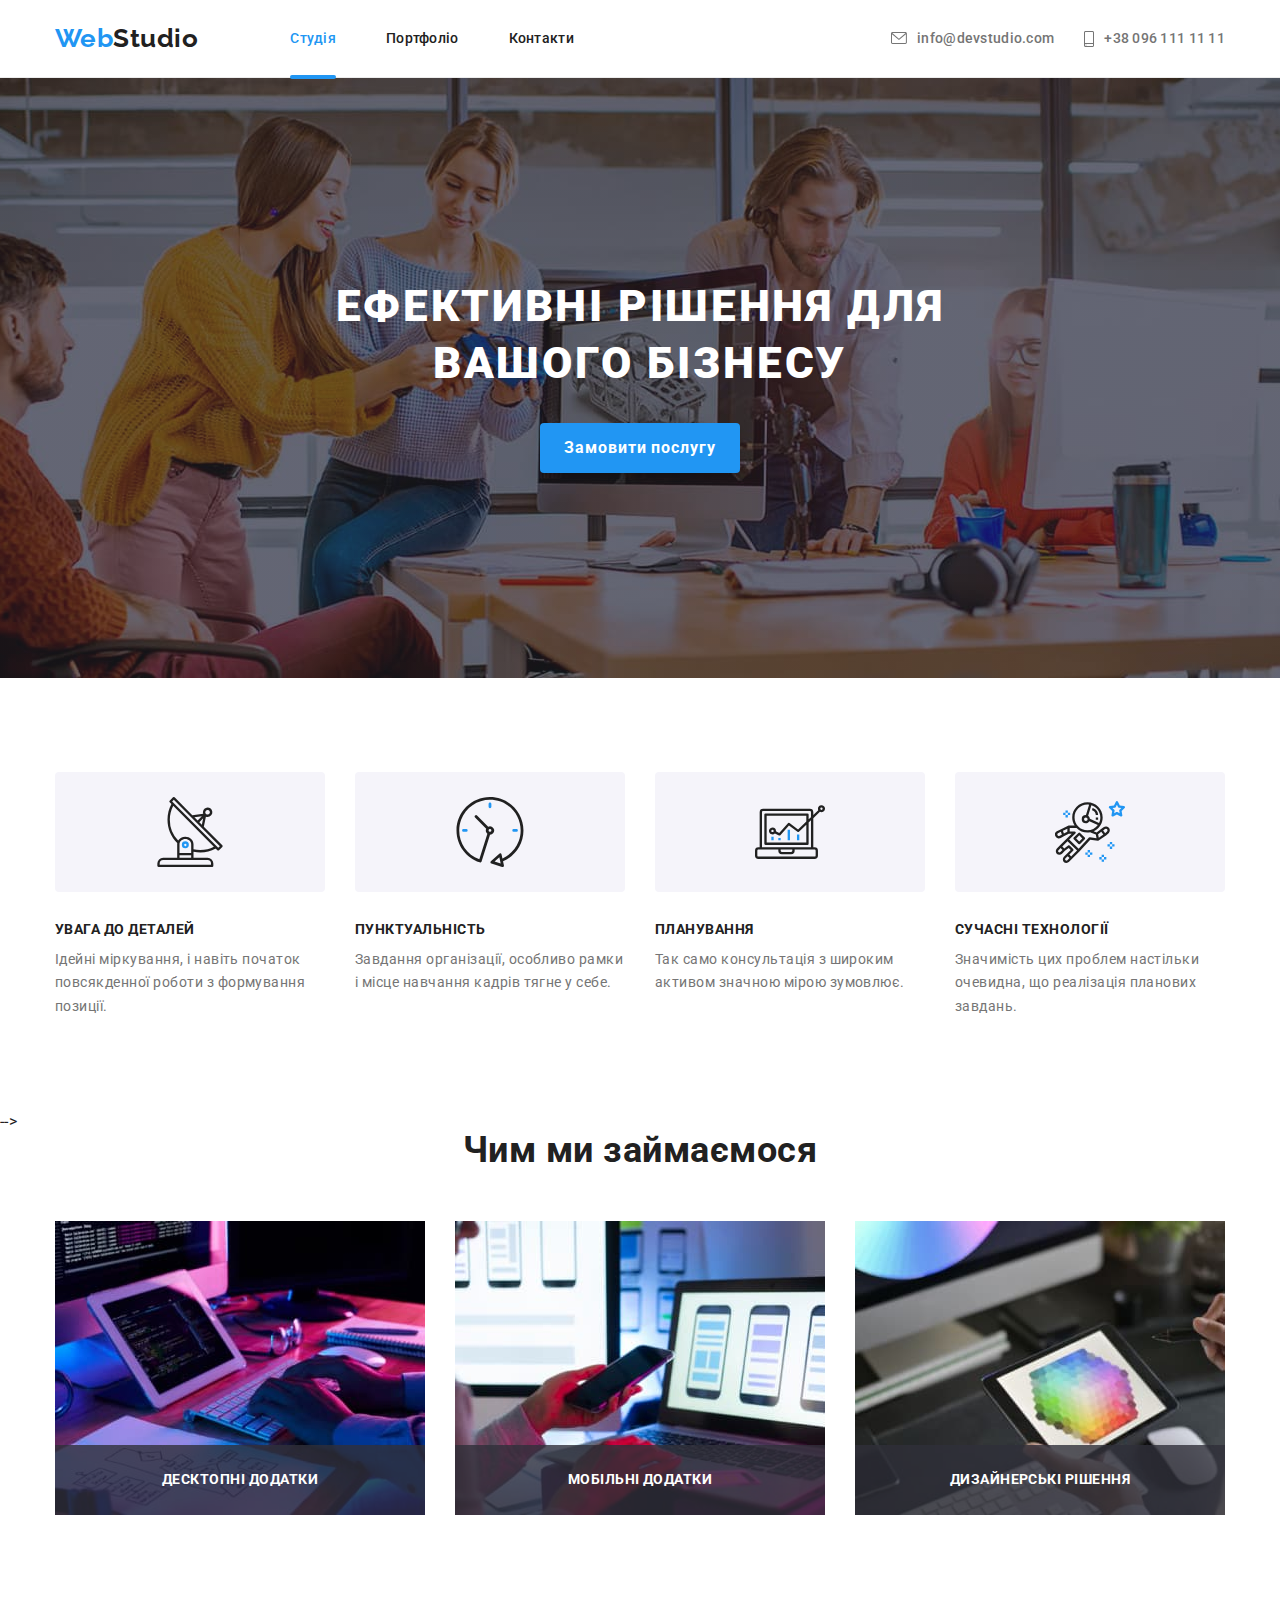
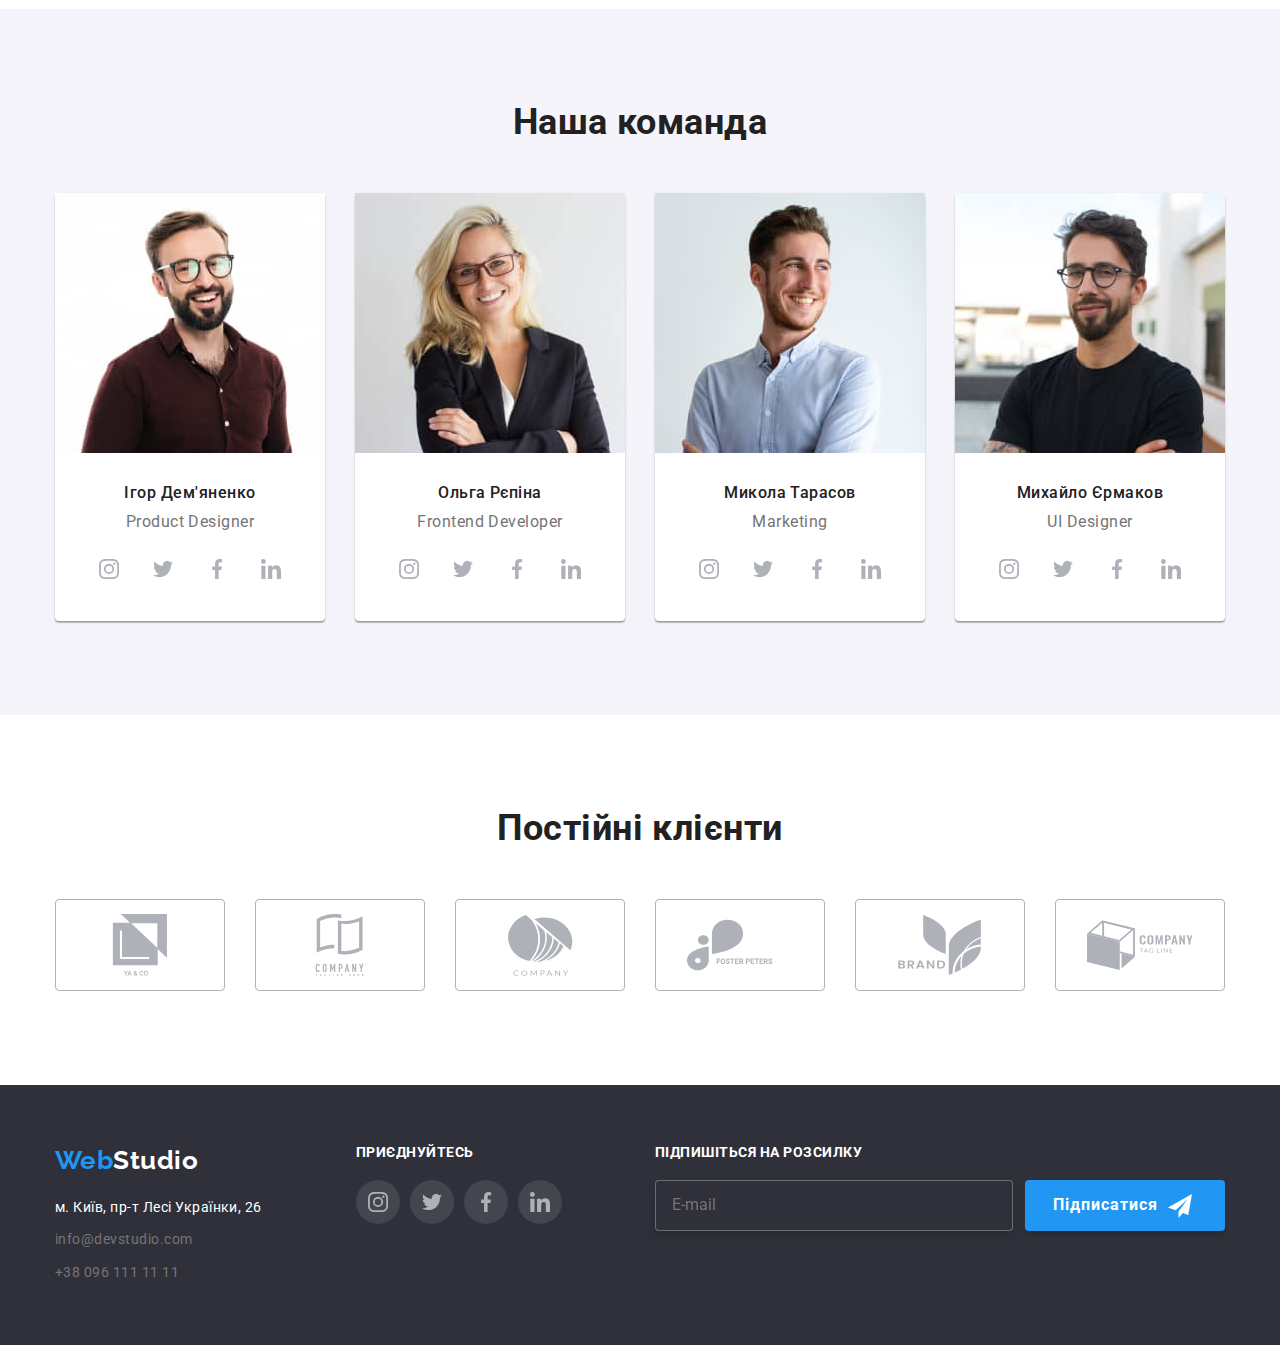
<file: index.html>
<!DOCTYPE html>
<html lang="uk">

<head>
  <meta charset="UTF-8">
  <meta http-equiv="X-UA-Compatible" content="IE=edge">
  <meta name="viewport" content="width=device-width, initial-scale=1.0">
  <title>Document</title>
  <link rel="preconnect" href="https://fonts.googleapis.com">
  <link rel="preconnect" href="https://fonts.gstatic.com" crossorigin>
  <link href="https://fonts.googleapis.com/css2?family=Raleway:wght@700&family=Roboto:wght@400;500;700;900&display=swap"
    rel="stylesheet">
  <link rel="stylesheet" href="./css/main.min.css">
</head>

<body>
  <header class="page-header">
    <div class="container-centering container-centering--header">
      <a href="./index.html" lang="en" class="logo"><span class="logo__text">Web</span>Studio</a>
      <button type="button" class="button-menu" data-menu-open>
        <svg class="icon-menu" width="40px" height="40px">
          <use href="./image/symbol-defs.svg#icon-menu_40px"></use>
        </svg>
      </button>
      <div class="modile-menu is-hidden" data-menu>
        <div class="container-flex">
          <button class="modile-menu__close" data-menu-close>
            <svg class="modile-menu__icon" width="40px" height="40px">
              <use href="./image/symbol-defs.svg#icon-close-black"></use>
            </svg>
          </button>
          <ul class="menu-list">
            <li class="menu-list__item">
              <a class="menu-list__link menu-list__link--studio" href="./index.html">Студія</a>
            </li>
            <li class="menu-list__item">
              <a class="menu-list__link" href="./portfolio.html">Портфоліо</a>
            </li>
            <li class="menu-list__item">
              <a class="menu-list__link" href="#">Контакти</a>
            </li>
          </ul>
        </div>
        <div>
          <ul class="lict-contacts">
            <li class="lict-contacts__item">
              <a class="lict-contacts__link" href="tel:+380961111111">+38 096 111 11 11</a>
            </li>
            <li class="lict-contacts__item">
              <a class="lict-contacts__link lict-contacts__link--mail"
                href="mailto:info@devstudio.com">info@devstudio.com</a>
            </li>
          </ul>
          <ul class="social-list">
            <li class="social-list__item">
              <a class="social-list__link" href="https://instagram.com">Instagram</a>
            </li>
            <li class="social-list__item">
              <a class="social-list__link" href="https://twitter.com">Twitter</a>
            </li>
            <li class="social-list__item">
              <a class="social-list__link" href="https://facebook.com">Facebook</a>
            </li>
            <li class="social-list__item">
              <a class="social-list__link" href="https://linkedin.com">LinkedIn</a>
            </li>
          </ul>
        </div>
      </div>
      <nav>
        <ul class="nav">
          <li class="nav__item nav__item--index">
            <a class="nav__link nav__link--studio" href="./index.html">Студія</a>
          </li>
          <li class="nav__item nav__item--porfolio">
            <a class="nav__link" href="./portfolio.html">Портфоліо</a>
          </li>
          <li class="nav__item">
            <a class="nav__link" href="#">Контакти</a>
          </li>
        </ul>
      </nav>
      <ul class="list-contacts">
        <li class="contacts-item__mail">
          <a class="contacts-item__link" href="mailto:info@devstudio.com">
            <svg class="contacts-item__icon contacts-item__icon--envelope">
              <use href="./image/symbol-defs.svg#icon-envelope"></use>
            </svg>info@devstudio.com
          </a>
        </li>
        <li class="contacts-item__tel">
          <a class="contacts-item__link" href="tel:+380961111111">
            <svg class="contacts-item__icon contacts-item__icon--smartphone">
              <use href="./image/symbol-defs.svg#icon-smartphone"></use>
            </svg>+38 096 111 11 11</a>
        </li>
      </ul>
    </div>
  </header>
  <main>
    <!--Замовити послугу-->
    <section class="section-hero">
      <h1 class="section-hero__title">Ефективні рішення для вашого бізнесу</h1>
      <button data-modal-open type="button" class="section-hero__button">Замовити послугу</button>
    </section>
    <!--Особливості-->
    <section class="section-advantages section ">
      <div class="container-centering">
        <h2 class="visually-hidden">Особливості</h2>
        <ul class="advantages-list">
          <li class="advantages-list__item">
            <div class="box-icon">
              <svg class="advantages-list__icon">
                <use href="./image/symbol-defs.svg#icon-antenna">
                </use>
              </svg>
            </div>
            <h3 class="advantages-list__title">Увага до деталей</h3>
            <p class="advantages-list__text">
              Ідейні міркування, і навіть початок повсякденної роботи з
              формування позиції.
            </p>
          </li>
          <li class="advantages-list__item">
            <div class="box-icon">
              <svg class="advantages-list__icon">
                <use href="./image/symbol-defs.svg#icon-clock">
                </use>
              </svg>
            </div>
            <h3 class="advantages-list__title">Пунктуальність</h3>
            <p class="advantages-list__text">
              Завдання організації, особливо рамки і місце навчання кадрів тягне
              у себе.
            </p>
          </li>
          <li class="advantages-list__item">
            <div class="box-icon">
              <svg class="advantages-list__icon">
                <use href="./image/symbol-defs.svg#icon-diagram">
                </use>
              </svg>
            </div>
            <h3 class="advantages-list__title">Планування</h3>
            <p class="advantages-list__text">
              Так само консультація з широким активом значною мірою зумовлює.
            </p>
          </li>
          <li class="advantages-list__item">
            <div class="box-icon">
              <svg class="advantages-list__icon">
                <use href="./image/symbol-defs.svg#icon-astronaut">
                </use>
              </svg>
            </div>
            <h3 class="advantages-list__title">Cучасні технології</h3>
            <p class="advantages-list__text">
              Значимість цих проблем настільки очевидна, що реалізація планових завдань.
            </p>
          </li>
        </ul>
      </div>
    </section> -->
    <!--Чим займаємось-->
    <section class="section-direction section">
      <div class="container-centering">
        <h2 class="section-direction__title">Чим ми займаємося</h2>
        <ul class="direction-list">
          <li class="direction-list__item">
            <div class="direction-thumb">
              <picture>
                <source srcset="./image/img1.jpg 1x,
                ./image/desktop@x2.jpg 2x">
                <img src="./image/img1.jpg" alt="Людина пише код" width="370">
              </picture>
              <h2 class="direction-list__title">Десктопні додатки</h2>
            </div>
          </li>
          <li class="direction-list__item">
            <div class="direction-thumb">
              <picture>
                <source srcset="./image/img2.jpg 1x,
                ./image/mobile@x2.jpg 2x">
                <img src="./image/img2.jpg" alt="Людина пише код" width="370">
              </picture>
              <h2 class="direction-list__title">Мобільні додатки</h2>
            </div>
          </li>
          <li class="direction-list__item">
            <div class="direction-thumb">
              <picture>
                <source srcset="./image/img3.jpg 1x,
                ./image/dizain@x2.jpg 2x">
                <img src="./image/img3.jpg" alt="Людина пише код" width="370">
              </picture>
              <h2 class="direction-list__title">Дизайнерські рішення</h2>
            </div>
          </li>
        </ul>
      </div>
    </section>
    <!--Команда-->
    <section class="section-team section">
      <h2 class="section-team__title">Наша команда</h2>
      <div class="container-centering">
        <ul class="team-list">
          <li class="team-list__item">
            <picture>
              <source srcset="./image/igor270.jpg 1x,
              ./image/igor270@2x.jpg 2x" media="(min-width: 1200px)">
              <source srcset="./image/igor354.jpg 1x,
              ./image/igor354@2x.jpg 2x" media="(min-width: 768px)">
              <source srcset="./image/igor450.jpg 1x, 
              ./image/igor450@2x.jpg 2x ">
              <img src="./image/igor450.jpg" alt="Фото Ігор Дем'яненко">
            </picture>
            <h3 class="team-list__title">Ігор Дем'яненко</h3>
            <p class="team-list__text" lang="en">Product Designer</p>
            <ul class="list-social">
              <li class="list-social__item">
                <a class="list-social__link" aria-label="instagram" href="#">
                  <svg class="list-social__icon">
                    <use href="./image/symbol-defs.svg#icon-instagram"></use>
                  </svg>
                </a>
              </li>
              <li class="list-social__item">
                <a class="list-social__link" aria-label="twitter" href="#">
                  <svg class="list-social__icon">
                    <use href="./image/symbol-defs.svg#icon-twitter"></use>
                  </svg>
                </a>
              </li>
              <li class="list-social__item">
                <a class="list-social__link" aria-label="facebook" href="#">
                  <svg class="list-social__icon">
                    <use href="./image/symbol-defs.svg#icon-facebook"></use>
                  </svg>
                </a>
              </li>
              <li class="list-social__item">
                <a class="list-social__link" aria-label="linkedin" href="#">
                  <svg class="list-social__icon">
                    <use href="./image/symbol-defs.svg#icon-linkedin"></use>
                  </svg>
                </a>
              </li>
            </ul>
          </li>
          <li class="team-list__item">
            <picture>
              <source srcset="./image/olga270.jpg 1x,
              ./image/olga270@2x.jpg 2x" media="(min-width: 1200px)">
              <source srcset="./image/olga354.jpg 1x,
              ./image/olga354@2x.jpg 2x" media="(min-width: 768px)">
              <source srcset="./image/olga450.jpg 1x, 
              ./image/olga450@2x.jpg 2x" media="(min-width: 320px)">
              <img src="./image/olga450.jpg" alt="Фото Ольга Рєпіна">
            </picture>
            <h3 class="team-list__title">Ольга Рєпіна</h3>
            <p class="team-list__text" lang="en">Frontend Developer</p>
            <ul class="list-social">
              <li class="list-social__item">
                <a class="list-social__link" aria-label="instagram" href="#">
                  <svg class="list-social__icon">
                    <use href="./image/symbol-defs.svg#icon-instagram"></use>
                  </svg>
                </a>
              </li>
              <li class="list-social__item">
                <a class="list-social__link" aria-label="twitter" href="#">
                  <svg class="list-social__icon">
                    <use href="./image/symbol-defs.svg#icon-twitter"></use>
                  </svg>
                </a>
              </li>
              <li class="list-social__item">
                <a class="list-social__link" aria-label="facebook" href="#">
                  <svg class="list-social__icon">
                    <use href="./image/symbol-defs.svg#icon-facebook"></use>
                  </svg>
                </a>
              </li>
              <li class="list-social__item">
                <a class="list-social__link" aria-label="linkedin" href="#">
                  <svg class="list-social__icon">
                    <use href="./image/symbol-defs.svg#icon-linkedin"></use>
                  </svg>
                </a>
              </li>
            </ul>
          </li>
          <li class="team-list__item">
            <picture>
              <source srcset="./image/mikola270.jpg 1x,
              ./image/mikola270@2x.jpg 2x" media="(min-width: 1200px)">
              <source srcset="./image/mikola354.jpg 1x,
              ./image/mikola354@2x.jpg 2x" media="(min-width: 768px)">
              <source srcset="./image/mikola450.jpg 1x, 
              ./image/mikola450@2x.jpg 2x ">
              <img src="./image/mikola450.jpg" alt="Фото Микола Тарасов">
            </picture>
            <h3 class="team-list__title">Микола Тарасов</h3>
            <p class="team-list__text" lang="en">Marketing</p>
            <ul class="list-social">
              <li class="list-social__item">
                <a class="list-social__link" aria-label="instagram" href="#">
                  <svg class="list-social__icon">
                    <use href="./image/symbol-defs.svg#icon-instagram"></use>
                  </svg>
                </a>
              </li>
              <li class="list-social__item">
                <a class="list-social__link" aria-label="twitter" href="#">
                  <svg class="list-social__icon">
                    <use href="./image/symbol-defs.svg#icon-twitter"></use>
                  </svg>
                </a>
              </li>
              <li class="list-social__item">
                <a class="list-social__link" aria-label="facebook" href="#">
                  <svg class="list-social__icon">
                    <use href="./image/symbol-defs.svg#icon-facebook"></use>
                  </svg>
                </a>
              </li>
              <li class="list-social__item">
                <a class="list-social__link" aria-label="linkedin" href="#">
                  <svg class="list-social__icon">
                    <use href="./image/symbol-defs.svg#icon-linkedin"></use>
                  </svg>
                </a>
              </li>
            </ul>
          </li>
          <li class="team-list__item">
            <picture>
              <source srcset="./image/mihailo270.jpg 1x,
              ./image/mihailo270@2x.jpg 2x" media="(min-width: 1200px)">
              <source srcset="./image/mihailo354.jpg 1x,
              ./image/mihailo354@2x.jpg 2x" media="(min-width: 768px)">
              <source srcset="./image/mihailo450.jpg 1x, 
              ./image/mihailo450@2x.jpg 2x ">
              <img src=" ./image/mihailo450.jpg" alt="Фото Михайло Єрмаков">
            </picture>
            <h3 class="team-list__title">Михайло Єрмаков</h3>
            <p class="team-list__text" lang="en">UI Designer</p>
            <ul class="list-social">
              <li class="list-social__item">
                <a class="list-social__link" aria-label="instagram" href="#">
                  <svg class="list-social__icon">
                    <use href="./image/symbol-defs.svg#icon-instagram"></use>
                  </svg>
                </a>
              </li>
              <li class="list-social__item">
                <a class="list-social__link" aria-label="twitter" href="#">
                  <svg class="list-social__icon">
                    <use href="./image/symbol-defs.svg#icon-twitter"></use>
                  </svg>
                </a>
              </li>
              <li class="list-social__item">
                <a class="list-social__link" aria-label="facebook" href="#">
                  <svg class="list-social__icon">
                    <use href="./image/symbol-defs.svg#icon-facebook"></use>
                  </svg>
                </a>
              </li>
              <li class="list-social__item">
                <a class="list-social__link" aria-label="linkedin" href="#">
                  <svg class="list-social__icon">
                    <use href="./image/symbol-defs.svg#icon-linkedin"></use>
                  </svg>
                </a>
              </li>
            </ul>
          </li>
        </ul>
      </div>
    </section>
    <!--Постійні клієнти-->
    <section class="section-clients section">
      <div class="container-centering">
        <h2 class="section-clients__title">Постійні клієнти</h2>
        <ul class="clients-list">
          <li class="clients-list__item">
            <a class="clients-list__link" href="#">
              <svg class="clients-list__icon">
                <use href="./image/symbol-defs.svg#icon-group"></use>
              </svg>
            </a>
          </li>
          <li class="clients-list__item">
            <a class="clients-list__link" href="#">
              <svg class="clients-list__icon">
                <use href="./image/symbol-defs.svg#icon-group-1"></use>
              </svg>
            </a>
          </li>
          <li class="clients-list__item">
            <a class="clients-list__link" href="#">
              <svg class="clients-list__icon">
                <use href="./image/symbol-defs.svg#icon-group-2"></use>
              </svg>
            </a>
          </li>
          <li class="clients-list__item">
            <a class="clients-list__link" href="#">
              <svg class="clients-list__icon">
                <use href="./image/symbol-defs.svg#icon-group-3"></use>
              </svg>
            </a>
          </li>
          <li class="clients-list__item">
            <a class="clients-list__link" href="#">
              <svg class="clients-list__icon">
                <use href="./image/symbol-defs.svg#icon-group-4"></use>
              </svg>
            </a>
          </li>
          <li class="clients-list__item">
            <a class="clients-list__link" href="#">
              <svg class="clients-list__icon">
                <use href="./image/symbol-defs.svg#icon-group-5"></use>
              </svg>
            </a>
          </li>
        </ul>
      </div>
    </section>
  </main>
  <footer class="page-footer">
    <div class="container-centering container-centering--footer">
      <div class="footer-tablet-position">
        <div class="box-position box-position--address">
          <a href="./index.html" lang="en" class="logo page-footer__logo"><span class="logo__text">Web</span>Studio</a>
          <address class="footer-contacts">
            <ul class="list-address">
              <li class="list-addres__item">
                <a href="https://goo.gl/maps/CPtrU1FHBa2aNyZL9" target="_blank" rel="noopener noreferrer nofollow"
                  class="list-addres__link list-addres__link--geolocation">м.
                  Київ,
                  пр-т Лесі Українки, 26</a>
              </li>
              <li class="list-addres__item">
                <a href="mailto:info@devstudio.com" class="list-addres__link">info@devstudio.com</a> <br>
              </li>
              <li class="list-addres__item">
                <a href="tel:+380961111111" class="list-addres__link">+38 096 111 11 11</a>
              </li>
            </ul>
          </address>
        </div>
        <div class="box-position box-position--social">
          <p class="page-footer__social-text">Приєднуйтесь</p>
          <ul class="list-social list-social--footer">
            <li class="list-social__item">
              <a class="list-social__link list-social__link--footer" aria-label="instagram" href="#">
                <svg class="list-social__icon list-social__icon--fill">
                  <use href="./image/symbol-defs.svg#icon-instagram"></use>
                </svg>
              </a>
            </li>
            <li class="list-social__item">
              <a class="list-social__link list-social__link--footer" aria-label="twitter" href="#">
                <svg class="list-social__icon list-social__icon--fill">
                  <use href="./image/symbol-defs.svg#icon-twitter"></use>
                </svg>
              </a>
            </li>
            <li class="list-social__item">
              <a class="list-social__link list-social__link--footer" aria-label="facebook" href="#">
                <svg class="list-social__icon list-social__icon--fill">
                  <use href="./image/symbol-defs.svg#icon-facebook"></use>
                </svg>
              </a>
            </li>
            <li class="list-social__item">
              <a class="list-social__link list-social__link--footer" aria-label="linkedin" href="#">
                <svg class="list-social__icon list-social__icon--fill">
                  <use href="./image/symbol-defs.svg#icon-linkedin"></use>
                </svg>
              </a>
            </li>
          </ul>
        </div>
      </div>
      <form class="form-subscribe">
        <p class="form-subscribe__text">Підпишіться на розсилку</p>
        <div class="box-position box-position--subscribe">
          <input class="form-subscribe__input" type="email" placeholder="E-mail">
          <button type="submit" class="form-subscribe__btn">
            Підписатися
            <svg width="24px" height="24px">
              <use href="./image/symbol-defs.svg#icon-icon-send"></use>
            </svg>
          </button>
        </div>
      </form>
    </div>
  </footer>
  <div class="backdrop is-hidden" data-modal>
    <div class="modal">
      <button type="button" class="modal__btn-close" data-modal-close>
        <svg width="18px" height="18px" class="modal__close-icon">
          <use href="./image/symbol-defs.svg#icon-close-black"></use>
        </svg>
      </button>
      <form class="form-modal">
        <h2 class="form-modal__title">Залиште свої дані, ми вам передзвонимо</h2>
        <label class="user-info">
          <span class="user-info__text">Ім'я</span>
          <input class="user-info__input" type="text" placeholder=" ">
          <svg width="18px" height="18px" class="user-info__icon">
            <use href="./image/symbol-defs.svg#icon-person-black"></use>
          </svg>
        </label>
        <label class="user-info">
          <span class="user-info__text">Телефон</span>
          <input class="user-info__input" type="tel" placeholder=" ">
          <svg width="18px" height="18px" class="user-info__icon">
            <use href="./image/symbol-defs.svg#icon-phone-black"></use>
          </svg>
        </label>
        <label class="user-info">
          <span class="user-info__text">Пошта</span>
          <input class="user-info__input" type="email" placeholder=" ">
          <svg width="18px" height="18px" class="user-info__icon">
            <use href="./image/symbol-defs.svg#icon-email-black"></use>
          </svg>
        </label>
        <label class="user-info user-info--coments">
          <span class="user-info__text">Коментар</span>
          <textarea class="user-info__input user-info__input--coment" name="coment" rows="10"
            placeholder="Введіть текст"></textarea>
        </label>
        <label class="contract-checkbox">
          <input class="contract-checkbox__input visually-hidden" type="checkbox" name="contract" value="js" />
          Погоджуюся з розсилкою та приймаю
          <a class="contract-checkbox__link" href="#">Умови договору</a>
          <svg class="contract-checkbox__icon" width="16px" height="15px">
            <use href="./image/symbol-defs.svg#icon-vector"></use>
          </svg>
        </label>
        <button class="form-modal__button-send" type="submit">Відправити</button>
      </form>
    </div>
  </div>
  <script src="./js/model.js"></script>
  <script src="./js/menu.js"></script>
</body>

</html>
</file>
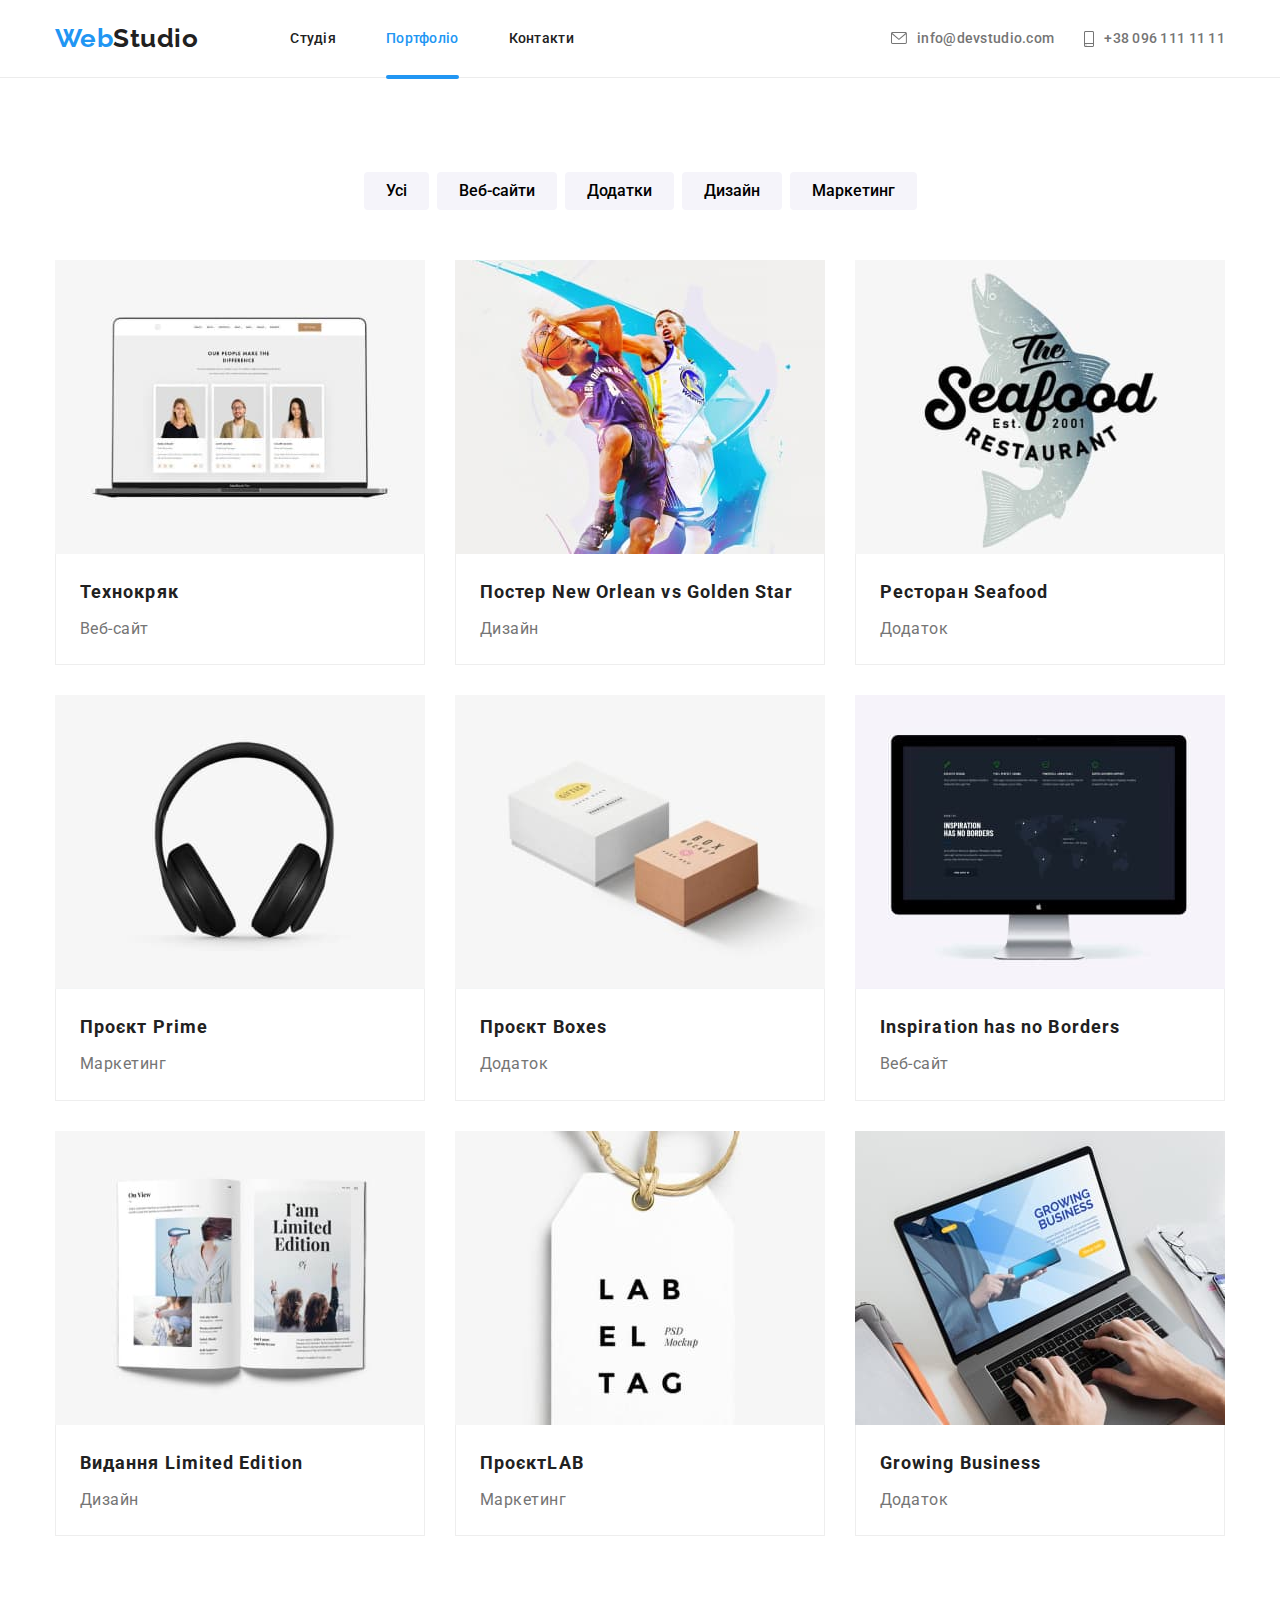
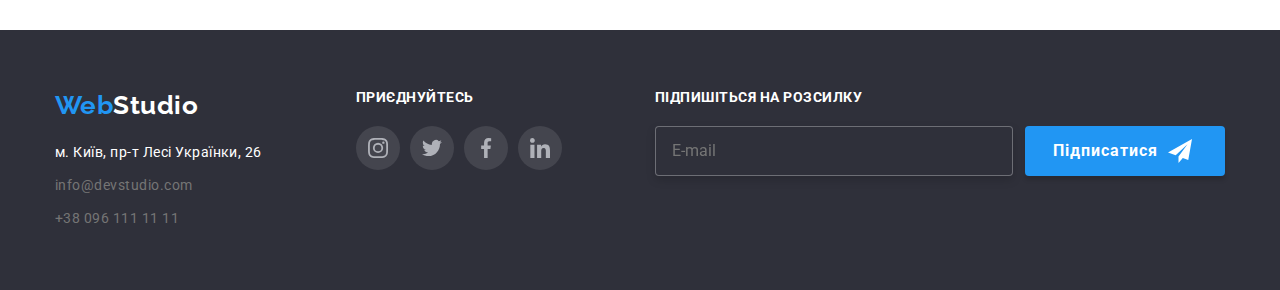
<file: portfolio.html>
<!DOCTYPE html>
<html lang="uk">

<head>
    <meta charset="UTF-8">
    <meta http-equiv="X-UA-Compatible" content="IE=edge">
    <meta name="viewport" content="width=device-width, initial-scale=1.0">
    <title>Document</title>
    <link rel="preconnect" href="https://fonts.googleapis.com">
    <link rel="preconnect" href="https://fonts.gstatic.com" crossorigin>
    <link
        href="https://fonts.googleapis.com/css2?family=Raleway:wght@700&family=Roboto:wght@400;500;700;900&display=swap"
        rel="stylesheet">
    <link rel="stylesheet" href="https://cdnjs.cloudflare.com/ajax/libs/modern-normalize/1.1.0/modern-normalize.min.css"
        integrity="sha512-wpPYUAdjBVSE4KJnH1VR1HeZfpl1ub8YT/NKx4PuQ5NmX2tKuGu6U/JRp5y+Y8XG2tV+wKQpNHVUX03MfMFn9Q=="
        crossorigin="anonymous" referrerpolicy="no-referrer">
    <link rel="stylesheet" href="./css/main.min.css">
</head>

<body>
    <header class="page-header">
        <div class="container-centering container-centering--header">
            <a href="./index.html" lang="en" class="logo"><span class="logo__text">Web</span>Studio</a>
            <button type="button" class="button-menu" data-menu-open>
                <svg class="icon-menu" width="40px" height="40px">
                    <use href="./image/symbol-defs.svg#icon-menu_40px"></use>
                </svg>
            </button>
            <div class="modile-menu is-hidden" data-menu>
                <div class="container-flex">
                    <button class="modile-menu__close" data-menu-close>
                        <svg class="modile-menu__icon" width="40px" height="40px">
                            <use href="./image/symbol-defs.svg#icon-close-black"></use>
                        </svg>
                    </button>
                    <ul class="menu-list">
                        <li class="menu-list__item">
                            <a class="menu-list__link" href="./index.html">Студія</a>
                        </li>
                        <li class="menu-list__item">
                            <a class="menu-list__link menu-list__link--studio" href="./portfolio.html">Портфоліо</a>
                        </li>
                        <li class="menu-list__item">
                            <a class="menu-list__link" href="#">Контакти</a>
                        </li>
                    </ul>
                </div>
                <div>
                    <ul class="lict-contacts">
                        <li class="lict-contacts__item">
                            <a class="lict-contacts__link" href="tel:+380961111111">+38 096 111 11 11</a>
                        </li>
                        <li class="lict-contacts__item">
                            <a class="lict-contacts__link lict-contacts__link--mail"
                                href="mailto:info@devstudio.com">info@devstudio.com</a>
                        </li>
                    </ul>
                    <ul class="social-list">
                        <li class="social-list__item">
                            <a class="social-list__link" href="https://instagram.com">Instagram</a>
                        </li>
                        <li class="social-list__item">
                            <a class="social-list__link" href="https://twitter.com">Twitter</a>
                        </li>
                        <li class="social-list__item">
                            <a class="social-list__link" href="https://facebook.com">Facebook</a>
                        </li>
                        <li class="social-list__item">
                            <a class="social-list__link" href="https://linkedin.com">LinkedIn</a>
                        </li>
                    </ul>
                </div>
            </div>

            <nav>
                <ul class="nav">
                    <li class="nav__item nav__item--index">
                        <a class="nav__link" href="./index.html">Студія</a>
                    </li>
                    <li class="nav__item nav__item--porfolio">
                        <a class="nav__link nav__link--portfolio" href="./portfolio.html">Портфоліо</a>
                    </li>
                    <li class="nav__item">
                        <a class="nav__link" href="#">Контакти</a>
                    </li>
                </ul>
            </nav>
            <ul class="list-contacts">
                <li class="contacts-item__mail">
                    <a class="contacts-item__link" href="mailto:info@devstudio.com">
                        <svg class="contacts-item__icon contacts-item__icon--envelope">
                            <use href="./image/symbol-defs.svg#icon-envelope"></use>
                        </svg>info@devstudio.com
                    </a>
                </li>
                <li class="contacts-item__tel">
                    <a class="contacts-item__link" href="tel:+380961111111">
                        <svg class="contacts-item__icon contacts-item__icon--smartphone">
                            <use href="./image/symbol-defs.svg#icon-smartphone"></use>
                        </svg>+38 096 111 11 11</a>
                </li>
            </ul>
        </div>
    </header>
    <main>
        <section class="section section--portfolio">
            <div class="container-centering">
                <h1 class="visually-hidden">Проекти</h1>
                <ul class="filter-list">
                    <li class="filter-list__item">
                        <button type="button" class="filter-list__btn">Усі</button>
                    </li>
                    <li class="filter-list__item">
                        <button type="button" class="filter-list__btn">Веб-сайти</button>
                    </li>
                    <li class="filter-list__item">
                        <button type="button" class="filter-list__btn">Додатки</button>
                    </li>
                    <li class="filter-list__item">
                        <button type="button" class="filter-list__btn">Дизайн</button>
                    </li>
                    <li class="filter-list__item">
                        <button type="button" class="filter-list__btn">Маркетинг</button>
                    </li>
                </ul>
                <ul class="project-list">
                    <li class="project-list__item">
                        <a class="project-list__link" href="#">
                            <div class="project-list__thubm">
                                <picture>
                                    <source srcset="./image/images-portfolio/technoquack-desktop.jpg 1x,
                                    ./image/images-portfolio/technoquack-desktop@2x.jpg 2x"
                                        media="(min-width: 1200px)">
                                    <source srcset="./image/images-portfolio/technoquack-tablet.jpg 1x,
                                    ./image/images-portfolio/technoquack-tablet@2x.jpg 2x" media="(min-width: 768px)">
                                    <source srcset="./image/images-portfolio/technoquack-mobile.jpg 1x, 
                                    ./image/images-portfolio/technoquack-mobile@2x.jpg 2x ">
                                    <img src="./image/images-portfolio/technoquack-mobile.jpg" alt="Анкети 3х дюдей">
                                </picture>
                                <p class="project-list__hidden-content">Ресурс пропонує комплексні пропозиції з різним
                                    рівнем
                                    функціоналу та сервісів. Все це
                                    дозволить відвідувачу отримати
                                    вичерпні відомості про компанію чи приватну особу.</p>
                            </div>
                            <div class="project-box">
                                <h2 class="project-list__title">Технокряк</h2>
                                <p class="project-list__text-filter">Веб-сайт</p>
                            </div>
                        </a>
                    </li>
                    <li class="project-list__item">
                        <a class="project-list__link" href="#">
                            <div class="project-list__thubm">
                                <picture>
                                    <source srcset="./image/images-portfolio/basket-desktop.jpg 1x,
                                        ./image/images-portfolio/basket-desktop@2x.jpg 2x" media="(min-width: 1200px)">
                                    <source srcset="./image/images-portfolio/basket-tablet.jpg 1x,
                                        ./image/images-portfolio/basket-tablet@2x.jpg 2x" media="(min-width: 768px)">
                                    <source srcset="./image/images-portfolio/basket-mobile.jpg 1x, 
                                        ./image/images-portfolio/basket-mobile@2x.jpg 2x ">
                                    <img src="./image/images-portfolio/basket-mobile.jpg" alt="Два баскетболіста">
                                </picture>
                                <p class="project-list__hidden-content">Ресурс пропонує комплексні пропозиції з різним
                                    рівнем
                                    функціоналу та сервісів. Все це
                                    дозволить відвідувачу отримати
                                    вичерпні відомості про компанію чи приватну особу.</p>
                            </div>
                            <div class="project-box">
                                <h2 class="project-list__title">Постер <span lang="en">New Orlean vs Golden Star</span>
                                </h2>
                                <p class="project-list__text-filter">Дизайн</p>
                            </div>
                        </a>
                    </li>
                    <li class="project-list__item">
                        <a class="project-list__link" href="#">
                            <div class="project-list__thubm">
                                <picture>
                                    <source srcset="./image/images-portfolio/seafood-desktop.jpg 1x,
                                        ./image/images-portfolio/seafood-desktop@2x.jpg 2x"
                                        media="(min-width: 1200px)">
                                    <source srcset="./image/images-portfolio/seafood-tablet.jpg 1x,
                                        ./image/images-portfolio/seafood-tablet@2x.jpg 2x" media="(min-width: 768px)">
                                    <source srcset="./image/images-portfolio/seafood-mobile.jpg 1x, 
                                        ./image/images-portfolio/seafood-mobile@2x.jpg 2x ">
                                    <img src="./image/images-portfolio/seafood-mobile.jpg" alt="Реклама ресторану">
                                </picture>
                                <p class="project-list__hidden-content">Ресурс пропонує комплексні пропозиції з різним
                                    рівнем
                                    функціоналу та сервісів. Все це
                                    дозволить відвідувачу отримати
                                    вичерпні відомості про компанію чи приватну особу.</p>
                            </div>
                            <div class="project-box">
                                <h2 class="project-list__title"> Ресторан <span lang="en">Seafood</span> </h2>
                                <p class="project-list__text-filter">Додаток</p>
                            </div>
                        </a>
                    </li>
                    <li class="project-list__item">
                        <a class="project-list__link" href="#">
                            <div class="project-list__thubm">
                                <picture>
                                    <source srcset="./image/images-portfolio/prime-desktop.jpg 1x,
                                        ./image/images-portfolio/prime-desktop@2x.jpg 2x" media="(min-width: 1200px)">
                                    <source srcset="./image/images-portfolio/prime-tablet.jpg 1x,
                                        ./image/images-portfolio/prime-tablet@2x.jpg 2x" media="(min-width: 768px)">
                                    <source srcset="./image/images-portfolio/prime-mobile.jpg 1x, 
                                        ./image/images-portfolio/prime-mobile@2x.jpg 2x ">
                                    <img src="./image/images-portfolio/prime-mobile.jpg" alt="Навушники">
                                </picture>
                                <p class="project-list__hidden-content">Ресурс пропонує комплексні пропозиції з
                                    різним
                                    рівнем
                                    функціоналу та сервісів. Все це
                                    дозволить відвідувачу отримати
                                    вичерпні відомості про компанію чи приватну особу.</p>
                            </div>
                            <div class="project-box">
                                <h2 class="project-list__title">Проєкт <span lang="en">Prime</span></h2>
                                <p class="project-list__text-filter">Маркетинг</p>
                            </div>
                        </a>
                    </li>
                    <li class="project-list__item">
                        <a class="project-list__link" href="#">
                            <div class="project-list__thubm">
                                <picture>
                                    <source srcset="./image/images-portfolio/boxes-desktop.jpg 1x,
                                    ./image/images-portfolio/boxes-desktop@2x.jpg 2x" media="(min-width: 1200px)">
                                    <source srcset="./image/images-portfolio/boxes-tablet.jpg 1x,
                                    ./image/images-portfolio/boxes-tablet@2x.jpg 2x" media="(min-width: 768px)">
                                    <source srcset="./image/images-portfolio/boxes-mobile.jpg 1x, 
                                    ./image/images-portfolio/boxes-mobile@2x.jpg 2x ">
                                    <img src="./image/images-portfolio/boxes-mobile.jpg" alt="Дві коробки">
                                </picture>
                                <p class="project-list__hidden-content">Ресурс пропонує комплексні пропозиції з різним
                                    рівнем
                                    функціоналу та сервісів. Все це
                                    дозволить відвідувачу отримати
                                    вичерпні відомості про компанію чи приватну особу.</p>
                            </div>
                            <div class="project-box">
                                <h2 class="project-list__title">Проєкт <span lang="en">Boxes</span></h2>
                                <p class="project-list__text-filter">Додаток</p>
                            </div>
                        </a>
                    </li>
                    <li class="project-list__item">
                        <a class="project-list__link" href="#">
                            <div class="project-list__thubm">
                                <picture>
                                    <source srcset="./image/images-portfolio/inspiration-desktop.jpg 1x,
                                    ./image/images-portfolio/inspiration-desktop@2x.jpg 2x"
                                        media="(min-width: 1200px)">
                                    <source srcset="./image/images-portfolio/inspiration-tablet.jpg 1x,
                                    ./image/images-portfolio/Inspiration-tablet@2x.jpg 2x" media="(min-width: 768px)">
                                    <source srcset="./image/images-portfolio/inspiration-mobile.jpg 1x, 
                                    ./image/images-portfolio/inspiration-mobile@2x.jpg 2x ">
                                    <img src="./image/images-portfolio/inspiration-mobile.jpg"
                                        alt="На зоображенні монітор">
                                </picture>
                                <p class="project-list__hidden-content">Ресурс пропонує комплексні пропозиції з різним
                                    рівнем
                                    функціоналу та сервісів. Все це
                                    дозволить відвідувачу отримати
                                    вичерпні відомості про компанію чи приватну особу.</p>
                            </div>
                            <div class="project-box">
                                <h2 class="project-list__title" lang="en">Inspiration has no Borders</h2>
                                <p class="project-list__text-filter">Веб-сайт</p>
                            </div>
                        </a>
                    </li>
                    <li class="project-list__item">
                        <a class="project-list__link" href="#">
                            <div class="project-list__thubm">
                                <picture>
                                    <source srcset="./image/images-portfolio/limited-desktop.jpg 1x,
                                    ./image/images-portfolio/limited-desktop@2x.jpg 2x" media="(min-width: 1200px)">
                                    <source srcset="./image/images-portfolio/limited-tablet.jpg 1x,
                                    ./image/images-portfolio/limited-tablet@2x.jpg 2x" media="(min-width: 768px)">
                                    <source srcset="./image/images-portfolio/limited-mobile.jpg 1x, 
                                    ./image/images-portfolio/limited-mobile@2x.jpg 2x ">
                                    <img src="./image/images-portfolio/limited-mobile.jpg" alt="На зоображенні книга">
                                </picture>
                                <p class="project-list__hidden-content">Ресурс пропонує комплексні пропозиції з різним
                                    рівнем
                                    функціоналу та сервісів. Все це
                                    дозволить відвідувачу отримати
                                    вичерпні відомості про компанію чи приватну особу.</p>
                            </div>
                            <div class="project-box">
                                <h2 class="project-list__title"><span lang="en">Видання Limited Edition</span></h2>
                                <p class="project-list__text-filter">Дизайн</p>
                            </div>
                        </a>
                    </li>
                    <li class="project-list__item">
                        <a class="project-list__link" href="#">
                            <div class="project-list__thubm">
                                <picture>
                                    <source srcset="./image/images-portfolio/lab-desktop.jpg 1x,
                                    ./image/images-portfolio/lab-desktop@2x.jpg 2x" media="(min-width: 1200px)">
                                    <source srcset="./image/images-portfolio/lab-tablet.jpg 1x,
                                    ./image/images-portfolio/lab-tablet@2x.jpg 2x" media="(min-width: 768px)">
                                    <source srcset="./image/images-portfolio/lab-mobile.jpg 1x, 
                                    ./image/images-portfolio/lab-mobile@2x.jpg 2x ">
                                    <img src="./image/images-portfolio/lab-mobile.jpg" alt="Етикетка">
                                </picture>
                                <p class="project-list__hidden-content">Ресурс пропонує комплексні пропозиції з різним
                                    рівнем
                                    функціоналу та сервісів. Все це
                                    дозволить відвідувачу отримати
                                    вичерпні відомості про компанію чи приватну особу.</p>
                            </div>
                            <div class="project-box">
                                <h2 class="project-list__title">Проєкт<span lang="en">LAB</span></h2>
                                <p class="project-list__text-filter">Маркетинг</p>
                            </div>
                        </a>
                    </li>
                    <li class="project-list__item">
                        <a class="project-list__link" href="#">
                            <div class="project-list__thubm">
                                <picture>
                                    <source srcset="./image/images-portfolio/business-desktop.jpg 1x,
                                    ./image/images-portfolio/business-desktop@2x.jpg 2x" media="(min-width: 1200px)">
                                    <source srcset="./image/images-portfolio/business-tablet.jpg 1x,
                                    ./image/images-portfolio/business-tablet@2x.jpg 2x" media="(min-width: 768px)">
                                    <source srcset="./image/images-portfolio/business-mobile.jpg 1x, 
                                    ./image/images-portfolio/business-mobile@2x.jpg 2x ">
                                    <img src="./image/images-portfolio/business-mobile.jpg"
                                        alt="Людина працює на ноутбуці">
                                </picture>
                                <p class="project-list__hidden-content">Ресурс пропонує комплексні пропозиції з різним
                                    рівнем
                                    функціоналу та сервісів. Все це
                                    дозволить відвідувачу отримати
                                    вичерпні відомості про компанію чи приватну особу.</p>
                            </div>
                            <div class="project-box">
                                <h2 class="project-list__title" lang="en">Growing Business</h2>
                                <p class="project-list__text-filter">Додаток</p>
                            </div>
                        </a>
                    </li>
                </ul>
            </div>
        </section>
    </main>
    <footer class="page-footer">
        <div class="container-centering container-centering--footer">
            <div class="footer-tablet-position">
                <div class="box-position box-position--address">
                    <a href="./index.html" lang="en" class="logo page-footer__logo"><span
                            class="logo__text">Web</span>Studio</a>
                    <address class="footer-contacts">
                        <ul class="list-address">
                            <li class="list-addres__item">
                                <a href="https://goo.gl/maps/CPtrU1FHBa2aNyZL9" target="_blank"
                                    rel="noopener noreferrer nofollow"
                                    class="list-addres__link list-addres__link--geolocation">м.
                                    Київ,
                                    пр-т Лесі Українки, 26</a>
                            </li>
                            <li class="list-addres__item">
                                <a href="mailto:info@devstudio.com" class="list-addres__link">info@devstudio.com</a>
                                <br>
                            </li>
                            <li class="list-addres__item">
                                <a href="tel:+380961111111" class="list-addres__link">+38 096 111 11 11</a>
                            </li>
                        </ul>
                    </address>
                </div>
                <div class="box-position box-position--social">
                    <p class="page-footer__social-text">Приєднуйтесь</p>
                    <ul class="list-social list-social--footer">
                        <li class="list-social__item">
                            <a class="list-social__link list-social__link--footer" aria-label="instagram" href="#">
                                <svg class="list-social__icon list-social__icon--fill">
                                    <use href="./image/symbol-defs.svg#icon-instagram"></use>
                                </svg>
                            </a>
                        </li>
                        <li class="list-social__item">
                            <a class="list-social__link list-social__link--footer" aria-label="twitter" href="#">
                                <svg class="list-social__icon list-social__icon--fill">
                                    <use href="./image/symbol-defs.svg#icon-twitter"></use>
                                </svg>
                            </a>
                        </li>
                        <li class="list-social__item">
                            <a class="list-social__link list-social__link--footer" aria-label="facebook" href="#">
                                <svg class="list-social__icon list-social__icon--fill">
                                    <use href="./image/symbol-defs.svg#icon-facebook"></use>
                                </svg>
                            </a>
                        </li>
                        <li class="list-social__item">
                            <a class="list-social__link list-social__link--footer" aria-label="linkedin" href="#">
                                <svg class="list-social__icon list-social__icon--fill">
                                    <use href="./image/symbol-defs.svg#icon-linkedin"></use>
                                </svg>
                            </a>
                        </li>
                    </ul>
                </div>
            </div>
            <form class="form-subscribe">
                <p class="form-subscribe__text">Підпишіться на розсилку</p>
                <div class="box-position box-position--subscribe">
                    <input class="form-subscribe__input" type="email" placeholder="E-mail">
                    <button type="submit" class="form-subscribe__btn">
                        Підписатися
                        <svg width="24px" height="24px">
                            <use href="./image/symbol-defs.svg#icon-icon-send"></use>
                        </svg>
                    </button>
                </div>
            </form>
        </div>
    </footer>
    <script src="./js/menu.js"></script>
</body>

</html>
</file>
<file: css/main.min.css>
/*! modern-normalize v0.6.0 | MIT License | https://github.com/sindresorhus/modern-normalize */*,*::before,*::after{-webkit-box-sizing:border-box;box-sizing:border-box}:root{-moz-tab-size:4;-o-tab-size:4;tab-size:4}html{line-height:1.15;-webkit-text-size-adjust:100%}body{margin:0}body{font-family:system-ui,-apple-system,"Segoe UI",Roboto,Helvetica,Arial,sans-serif,"Apple Color Emoji","Segoe UI Emoji"}hr{height:0}abbr[title]{-webkit-text-decoration:underline dotted;text-decoration:underline dotted}b,strong{font-weight:bolder}code,kbd,samp,pre{font-family:SFMono-Regular,Consolas,"Liberation Mono",Menlo,monospace;font-size:1em}small{font-size:80%}sub,sup{font-size:75%;line-height:0;position:relative;vertical-align:baseline}sub{bottom:-0.25em}sup{top:-0.5em}button,input,optgroup,select,textarea{font-family:inherit;font-size:100%;line-height:1.15;margin:0}button,select{text-transform:none}button,[type=button],[type=reset],[type=submit]{-webkit-appearance:button}button::-moz-focus-inner,[type=button]::-moz-focus-inner,[type=reset]::-moz-focus-inner,[type=submit]::-moz-focus-inner{border-style:none;padding:0}button:-moz-focusring,[type=button]:-moz-focusring,[type=reset]:-moz-focusring,[type=submit]:-moz-focusring{outline:1px dotted ButtonText}fieldset{padding:.35em .75em .625em}legend{padding:0}progress{vertical-align:baseline}[type=number]::-webkit-inner-spin-button,[type=number]::-webkit-outer-spin-button{height:auto}[type=search]{-webkit-appearance:textfield;outline-offset:-2px}[type=search]::-webkit-search-decoration{-webkit-appearance:none}::-webkit-file-upload-button{-webkit-appearance:button;font:inherit}summary{display:list-item}body{background-color:#fff;font-family:"roboto",sans-serif;letter-spacing:.03em;color:#212121}address{font-style:normal}p,h1,h2,h3,h4,h5,h6{margin:0}ul,ol{margin:0;padding-left:0}button{cursor:pointer}img{display:block;max-width:100%;height:auto}a{text-decoration:none}li{list-style:none}.section{padding-bottom:60px;padding-top:60px}@media screen and (min-width: 1200px){.section{padding-bottom:94px;padding-top:94px}}.visually-hidden{position:absolute;width:1px;height:1px;margin:-1px;border:0;padding:0;white-space:nowrap;-webkit-clip-path:inset(100%);clip-path:inset(100%);clip:rect(0 0 0 0);overflow:hidden}.nav__link--portfolio::after,.nav__link--studio::after{position:absolute;top:45px;left:0px;content:"";width:100%;height:4px;border-radius:2px;background-color:#2196f3}.section-clients__title,.section-team__title,.section-direction__title{font-size:36px;line-height:1.1;text-align:center}.modal__btn-close,.clients-list__link,.list-social__link,.direction-list__title,.box-icon{display:-webkit-box;display:-ms-flexbox;display:flex;-webkit-box-pack:center;-ms-flex-pack:center;justify-content:center;-webkit-box-align:center;-ms-flex-align:center;align-items:center}.list-addres__link,.contacts-item__link{-webkit-transition:color 250ms cubic-bezier(0.4, 0, 0.2, 1);transition:color 250ms cubic-bezier(0.4, 0, 0.2, 1);color:#757575;font-size:14px}.list-addres__link:hover,.contacts-item__link:hover,.list-addres__link:focus,.contacts-item__link:focus{color:#2196f3}.direction-list__title,.form-subscribe__text,.page-footer__social-text{font-size:14px;font-weight:700;line-height:1.14;text-transform:uppercase;color:#fff}.container-centering{max-width:480px;padding-left:15px;padding-right:15px;margin:0px auto}@media screen and (min-width: 1200px){.container-centering{max-width:1200px}}@media screen and (min-width: 768px){.container-centering{min-width:768px}}.logo{padding:16px 0px;color:#212121;font-family:"Raleway";font-weight:700;font-size:24px;line-height:1.1666666667}@media screen and (min-width: 768px){.logo{padding:26px 0px}}@media screen and (min-width: 1200px){.logo{margin-right:92px;font-size:26px;line-height:1.2;padding:23px 0px}}.logo__text{color:#2196f3}.container-centering--header{display:-webkit-box;display:-ms-flexbox;display:flex;-webkit-box-align:center;-ms-flex-align:center;align-items:center}@media screen and (max-width: 1199px){.container-centering--header{margin:0px;min-width:100%;-webkit-box-pack:justify;-ms-flex-pack:justify;justify-content:space-between}}.page-header{border-bottom:1px solid #ececec;background-color:#fff}.nav{display:-webkit-box;display:-ms-flexbox;display:flex;gap:50px}@media screen and (max-width: 767px){.nav{display:none}}.nav__link{position:relative;-webkit-transition:250ms cubic-bezier(0.4, 0, 0.2, 1);transition:250ms cubic-bezier(0.4, 0, 0.2, 1);font-weight:500;font-size:14px;line-height:1.1;letter-spacing:.02em;color:#212121}.nav__link--studio{color:#2196f3}.nav__link--studio::after{content:""}.nav__link:hover,.nav__link:focus{color:#2196f3}.list-contacts{display:none}@media screen and (min-width: 768px){.list-contacts{display:-webkit-box;display:-ms-flexbox;display:flex;-webkit-box-orient:vertical;-webkit-box-direction:normal;-ms-flex-direction:column;flex-direction:column;gap:10px}}@media screen and (min-width: 1200px){.list-contacts{margin-left:auto;-webkit-box-orient:horizontal;-webkit-box-direction:normal;-ms-flex-direction:row;flex-direction:row;gap:30px}}.contacts-item__link{display:-webkit-box;display:-ms-flexbox;display:flex;-webkit-box-align:center;-ms-flex-align:center;align-items:center;font-weight:500;line-height:1.1;letter-spacing:.02em}@media screen and (max-width: 1199px){.contacts-item__link{font-size:12px;line-height:1.1666666667}}.contacts-item__icon{margin-right:8px;fill:currentColor}.contacts-item__icon--envelope{width:14px;height:10px}.contacts-item__icon--smartphone{width:10px;height:14px}@media screen and (min-width: 1200px){.contacts-item__icon{margin-right:10px}.contacts-item__icon--envelope{width:16px;height:12px}.contacts-item__icon--smartphone{width:10px;height:16px}}.button-menu{display:block;margin-left:auto;padding:0px;border:none;background-color:rgba(0,0,0,0)}.button-menu:focus,.button-menu:hover{fill:#2196f3}@media screen and (min-width: 768px){.button-menu{display:none}}.modile-menu{position:fixed;z-index:1;top:0px;left:0px;-webkit-transition:opacity 250ms cubic-bezier(0.4, 0, 0.2, 1),background-color 250ms cubic-bezier(0.4, 0, 0.2, 1),scale 250ms cubic-bezier(0.4, 0, 0.2, 1);transition:opacity 250ms cubic-bezier(0.4, 0, 0.2, 1),background-color 250ms cubic-bezier(0.4, 0, 0.2, 1),scale 250ms cubic-bezier(0.4, 0, 0.2, 1);display:-webkit-box;display:-ms-flexbox;display:flex;-webkit-box-orient:vertical;-webkit-box-direction:normal;-ms-flex-direction:column;flex-direction:column;-webkit-box-pack:justify;-ms-flex-pack:justify;justify-content:space-between;padding:48px 40px;overflow:auto;background-color:#fff;width:100vw;height:100vh}.modile-menu.is-hidden{opacity:0;pointer-events:none;scale:0 1}.container-flex{margin-bottom:32px}.modile-menu__close{position:absolute;top:10px;right:15px;display:block;padding:0px;background-color:rgba(0,0,0,0);border:none}.modile-menu__close:hover,.modile-menu__close:focus{fill:#2196f3}.menu-list__item:not(:last-child){margin-bottom:32px}.menu-list__link{font-weight:500;font-size:40px;line-height:1.175;letter-spacing:.02em;color:#212121}.menu-list__link:hover,.menu-list__link:focus{color:#2196f3}.menu-list__link--studio{color:#2196f3}.lict-contacts__item:not(:last-child){margin-bottom:32px}.lict-contacts__link{font-weight:500;font-size:34px;line-height:1.1764705882;letter-spacing:.02em;color:#2196f3}@media screen and (max-width: 376px){.lict-contacts__link{font-size:27px}}.lict-contacts__link--mail{font-size:24px;line-height:1.1666666667;letter-spacing:.02em;color:#757575}.social-list{margin-top:64px;display:-webkit-box;display:-ms-flexbox;display:flex;gap:20px;-ms-flex-wrap:wrap;flex-wrap:wrap}.social-list__item:not(:last-child)::after{content:"";margin-left:10px;width:22px;height:0px;border:1px solid rgba(33,33,33,.2);-webkit-transform:rotate(90deg);transform:rotate(90deg)}.social-list__link{font-weight:500;font-size:18px;line-height:1.2222222222;letter-spacing:.02em;color:#2196f3}.page-footer{background-color:#2f303a;padding-top:60px;padding-bottom:60px}@media screen and (max-width: 1199px){.container-centering--footer{text-align:center}}@media screen and (min-width: 1200px){.container-centering--footer{display:-webkit-box;display:-ms-flexbox;display:flex}}@media screen and (min-width: 768px){.footer-tablet-position{display:-webkit-box;display:-ms-flexbox;display:flex}}@media screen and (max-width: 1199px){.footer-tablet-position{-webkit-box-orient:horizontal;-webkit-box-direction:normal;-ms-flex-direction:row;flex-direction:row;-webkit-box-pack:justify;-ms-flex-pack:justify;justify-content:space-between;margin-bottom:60px}}@media screen and (max-width: 767px){.box-position--address{margin-bottom:60px}}@media screen and (min-width: 1200px){.box-position--address{margin-right:70px;max-width:231px}}.page-footer__logo{display:inline-block;margin-bottom:20px;padding:0;color:#fff}.list-addres__item:not(:last-child){margin-bottom:8px}@media screen and (min-width: 1200px){.list-addres__item:not(:last-child){margin-bottom:9px}}.list-addres__link{line-height:1.7}.list-addres__link--geolocation{color:#fff}@media screen and (max-width: 767px){.box-position--social{margin-bottom:60px}}@media screen and (min-width: 1200px){.box-position--social{margin-right:93px}}.page-footer__social-text{margin-bottom:20px}.list-social.list-social--footer{padding:0;margin:0px}.list-social__link--footer{background-color:rgba(255,255,255,.1)}.list-social__icon--fill{fill:#fff}.form-subscribe__text{margin-bottom:20px}.box-position--subscribe{text-align:center}@media screen and (min-width: 1200px){.box-position--subscribe{display:-webkit-box;display:-ms-flexbox;display:flex}}.form-subscribe__input{-webkit-transition:border-color 250ms cubic-bezier(0.4, 0, 0.2, 1);transition:border-color 250ms cubic-bezier(0.4, 0, 0.2, 1);border:1px solid rgba(255,255,255,.3);-webkit-filter:drop-shadow(0px 4px 4px rgba(0, 0, 0, 0.15));filter:drop-shadow(0px 4px 4px rgba(0, 0, 0, 0.15));border-radius:4px;background:#2f303a;padding:15px 16px;width:100%;max-width:450px;color:#fff}.form-subscribe__input:focus{border-color:#2196f3;outline:none}@media screen and (max-width: 1199px){.form-subscribe__input{display:inline-block;margin-bottom:20px}}@media screen and (min-width: 1200px){.form-subscribe__input{margin-right:12px;width:358px}}.form-subscribe__btn{-webkit-transition:background-color 250ms cubic-bezier(0.4, 0, 0.2, 1);transition:background-color 250ms cubic-bezier(0.4, 0, 0.2, 1);padding:10px 28px;background:#2196f3;-webkit-box-shadow:0px 4px 4px rgba(0,0,0,.15);box-shadow:0px 4px 4px rgba(0,0,0,.15);border-radius:4px;border:none;min-width:200px;display:-webkit-box;display:-ms-flexbox;display:flex;gap:10px;-webkit-box-align:center;-ms-flex-align:center;align-items:center;text-align:center;font-weight:700;font-size:16px;line-height:1.8;letter-spacing:.06em;color:#fff}.form-subscribe__btn:hover{background-color:#188ce8}@media screen and (max-width: 1199px){.form-subscribe__btn{margin:0 auto}}.section-hero{padding:118px 60px;max-width:1200px;height:400px;margin-right:auto;margin-left:auto;background-color:#2f303a;background-image:-webkit-gradient(linear, left top, right top, from(rgba(47, 48, 58, 0.4)), to(rgba(47, 48, 58, 0.4))),url(../image/hero-mobile.jpg);background-image:linear-gradient(to right, rgba(47, 48, 58, 0.4), rgba(47, 48, 58, 0.4)),url(../image/hero-mobile.jpg);background-repeat:no-repeat;background-size:cover;background-position:center}@media(min-device-pixel-ratio: 2),(-webkit-min-device-pixel-ratio: 2),(min-resolution: 192dpi),(min-resolution: 2dppx){.section-hero{background-image:-webkit-gradient(linear, left top, right top, from(rgba(47, 48, 58, 0.4)), to(rgba(47, 48, 58, 0.4))),url(../image/hero-mobile@2x.jpg);background-image:linear-gradient(to right, rgba(47, 48, 58, 0.4), rgba(47, 48, 58, 0.4)),url(../image/hero-mobile@2x.jpg)}}@media screen and (min-width: 768px){.section-hero{padding:118px 204px;background-image:-webkit-gradient(linear, left top, right top, from(rgba(47, 48, 58, 0.4)), to(rgba(47, 48, 58, 0.4))),url(../image/hero-tablet.jpg);background-image:linear-gradient(to right, rgba(47, 48, 58, 0.4), rgba(47, 48, 58, 0.4)),url(../image/hero-tablet.jpg)}}@media screen and (min-width: 768px)and (min-device-pixel-ratio: 2),screen and (min-width: 768px)and (-webkit-min-device-pixel-ratio: 2),screen and (min-width: 768px)and (min-resolution: 192dpi),screen and (min-width: 768px)and (min-resolution: 2dppx){.section-hero{background-image:-webkit-gradient(linear, left top, right top, from(rgba(47, 48, 58, 0.4)), to(rgba(47, 48, 58, 0.4))),url(../image/hero-tablet@2x.jpg);background-image:linear-gradient(to right, rgba(47, 48, 58, 0.4), rgba(47, 48, 58, 0.4)),url(../image/hero-tablet@2x.jpg)}}@media screen and (min-width: 1200px){.section-hero{padding-top:200px;padding-bottom:200px;max-width:1600px;height:600px;background-image:-webkit-gradient(linear, left top, right top, from(rgba(47, 48, 58, 0.4)), to(rgba(47, 48, 58, 0.4))),url(../image/imgbkg.jpg);background-image:linear-gradient(to right, rgba(47, 48, 58, 0.4), rgba(47, 48, 58, 0.4)),url(../image/imgbkg.jpg)}}@media screen and (min-width: 1200px)and (min-device-pixel-ratio: 2),screen and (min-width: 1200px)and (-webkit-min-device-pixel-ratio: 2),screen and (min-width: 1200px)and (min-resolution: 192dpi),screen and (min-width: 1200px)and (min-resolution: 2dppx){.section-hero{background-image:-webkit-gradient(linear, left top, right top, from(rgba(47, 48, 58, 0.4)), to(rgba(47, 48, 58, 0.4))),url(../image/hero-desktop@2x.jpg);background-image:linear-gradient(to right, rgba(47, 48, 58, 0.4), rgba(47, 48, 58, 0.4)),url(../image/hero-desktop@2x.jpg)}}.section-hero__title{margin:0px auto;margin-bottom:30px;font-weight:900;font-size:26px;line-height:1.6;text-align:center;letter-spacing:.06em;text-transform:uppercase;color:#fff}@media screen and (min-width: 1200px){.section-hero__title{font-size:44px;line-height:1.3;max-width:696px}}.section-hero__button{-webkit-transition:background-color 250ms cubic-bezier(0.4, 0, 0.2, 1);transition:background-color 250ms cubic-bezier(0.4, 0, 0.2, 1);display:block;margin:0px auto;padding:10px 24px;border-radius:4px;-webkit-box-shadow:0px 4px 4px rgba(0,0,0,.15);box-shadow:0px 4px 4px rgba(0,0,0,.15);border:0px;font-weight:700;font-size:16px;line-height:1.9;letter-spacing:.06em;color:#fff;background-color:#2196f3}.section-hero__button:hover,.section-hero__button:focus{background-color:#188ce8}@media screen and (max-width: 320px){.section-hero__button{font-size:15px}}.advantages-list{display:-webkit-box;display:-ms-flexbox;display:flex;gap:30px;-ms-flex-wrap:wrap;flex-wrap:wrap}@media screen and (min-width: 768px){.advantages-list__item{width:calc((100% - 30px)/2)}}@media screen and (min-width: 1200px){.advantages-list__item{width:calc((100% - 90px)/4)}}.box-icon{margin-bottom:30px;background-color:#f5f4fa;max-width:auto;height:120px;border-radius:4px}.advantages-list__icon{width:70px;height:70px}.advantages-list__title{margin-bottom:10px;font-size:14px;line-height:1.1;text-transform:uppercase}@media screen and (max-width: 767px){.advantages-list__title{text-align:center}}.advantages-list__text{color:#757575;font-size:14px;line-height:1.7}.section-direction{padding-top:0px}@media screen and (max-width: 1199px){.section-direction{display:none}}.direction-list{display:-webkit-box;display:-ms-flexbox;display:flex;gap:30px;margin-top:50px}.direction-list__item{width:calc((100% - 60px)/3)}.direction-thumb{position:relative}.direction-list__title{position:absolute;bottom:0px;width:100%;height:70px;background:rgba(47,48,58,.8)}.section-team{background-color:#f5f4fa;padding-bottom:60px}@media screen and (min-width: 1200px){.section-team{padding-bottom:94px}}.section-team__title{margin-bottom:50px}@media screen and (max-width: 1199px){.section-team__title{margin-bottom:30px;font-size:28px;line-height:1.18}}@media screen and (max-width: 767px){.team-list :not(:last-child){margin-bottom:30px}}@media screen and (min-width: 768px){.team-list{display:-webkit-box;display:-ms-flexbox;display:flex;gap:30px;-ms-flex-wrap:wrap;flex-wrap:wrap}}.team-list__item{padding-bottom:30px;border-radius:4px;-webkit-box-shadow:0px 1px 3px rgba(0,0,0,.12),0px 1px 1px rgba(0,0,0,.14),0px 2px 1px rgba(0,0,0,.2);box-shadow:0px 1px 3px rgba(0,0,0,.12),0px 1px 1px rgba(0,0,0,.14),0px 2px 1px rgba(0,0,0,.2);background-color:#fff}@media screen and (max-width: 1199px){.team-list__item{padding-bottom:24px}}.team-list__title{margin-top:30px;margin-bottom:10px;margin-left:auto;margin-right:auto;font-weight:500;font-size:16px;line-height:1.2;text-align:center}.team-list__text{margin-left:auto;margin-right:auto;font-size:16px;line-height:1.2;text-align:center;color:#757575}.list-social{display:-webkit-box;display:-ms-flexbox;display:flex;-webkit-box-pack:center;-ms-flex-pack:center;justify-content:center;gap:10px;margin-top:16px;padding-left:120px;padding-right:120px}@media screen and (min-width: 768px){.list-social{padding-left:74px;padding-right:74px}}@media screen and (min-width: 1200px){.list-social{padding-left:32px;padding-right:32px}}.list-social__link{-webkit-transition:background-color 250ms cubic-bezier(0.4, 0, 0.2, 1);transition:background-color 250ms cubic-bezier(0.4, 0, 0.2, 1);border-radius:50%;width:44px;height:44px}.list-social__link:hover,.list-social__link:focus{background-color:#2196f3}.list-social__icon{-webkit-transition:fill 250ms cubic-bezier(0.4, 0, 0.2, 1);transition:fill 250ms cubic-bezier(0.4, 0, 0.2, 1);width:20px;height:20px;fill:#afb1b8}.list-social__link:hover .list-social__icon,.list-social__link:focus .list-social__icon{fill:#fff}.section-clients__title{margin-bottom:50px}@media screen and (max-width: 1199px){.section-clients__title{margin-bottom:30px;font-size:28px;line-height:1.18}}.clients-list{display:-webkit-box;display:-ms-flexbox;display:flex;gap:30px;-ms-flex-wrap:wrap;flex-wrap:wrap}.clients-list__item{width:calc((100% - 30px)/2)}@media screen and (min-width: 768px){.clients-list__item{width:calc((100% - 60px)/3)}}@media screen and (min-width: 1200px){.clients-list__item{width:calc((100% - 150px)/6)}}.clients-list__link{-webkit-transition:border-color 250ms cubic-bezier(0.4, 0, 0.2, 1);transition:border-color 250ms cubic-bezier(0.4, 0, 0.2, 1);max-width:210px;height:92px;border-radius:4px;border:1px solid #afb1b8}@media screen and (min-width: 768px){.clients-list__link{min-width:226px}}@media screen and (min-width: 1200px){.clients-list__link{min-width:170px}}.clients-list__link:hover,.clients-list__link:focus{border-color:#2196f3}.clients-list__icon{-webkit-transition:fill 250ms cubic-bezier(0.4, 0, 0.2, 1);transition:fill 250ms cubic-bezier(0.4, 0, 0.2, 1);width:106px;height:62px;fill:#afb1b8}.clients-list__link:hover .clients-list__icon,.clients-list__link:focus .clients-list__icon{fill:#2196f3}.backdrop.is-hidden{opacity:0;pointer-events:none;scale:0 1}.backdrop{position:fixed;top:0px;left:0px;width:100%;height:100%;-webkit-transition:opacity 250ms cubic-bezier(0.4, 0, 0.2, 1),background-color 250ms cubic-bezier(0.4, 0, 0.2, 1),scale 250ms cubic-bezier(0.4, 0, 0.2, 1);transition:opacity 250ms cubic-bezier(0.4, 0, 0.2, 1),background-color 250ms cubic-bezier(0.4, 0, 0.2, 1),scale 250ms cubic-bezier(0.4, 0, 0.2, 1);background-color:rgba(0,0,0,.2);overflow-y:scroll}@media screen and (max-width: 767px){.backdrop{padding:94px 15px}}@media screen and (min-width: 768px)and (max-width: 1199px){.backdrop{padding:208px 159px}}.modal{position:relative;background:#fff;-webkit-box-shadow:0px 1px 3px rgba(0,0,0,.12),0px 1px 1px rgba(0,0,0,.14),0px 2px 1px rgba(0,0,0,.2);box-shadow:0px 1px 3px rgba(0,0,0,.12),0px 1px 1px rgba(0,0,0,.14),0px 2px 1px rgba(0,0,0,.2);border-radius:4px;padding:40px;max-width:450px;min-height:609px;background-color:#fff}@media screen and (max-width: 1199px){.modal{margin:0 auto}}@media screen and (min-width: 1200px){.modal{position:fixed;top:50%;left:50%;-webkit-transform:translate(-50%, -50%);transform:translate(-50%, -50%);width:528px}}.modal__btn-close{position:absolute;right:8px;top:8px;padding:0px;border-radius:50%;width:30px;height:30px;border:solid 1px rgba(0,0,0,.1);background-color:#fff}.modal__close-icon{-webkit-transition:fill 250ms cubic-bezier(0.4, 0, 0.2, 1);transition:fill 250ms cubic-bezier(0.4, 0, 0.2, 1);fill:#000}.modal__btn-close:hover .modal__close-icon,.modal__btn-close:focus .modal__close-icon{fill:#2196f3}.form-modal__title{font-size:20px;line-height:1.5;text-align:center;letter-spacing:.03em;margin-bottom:12px}@media screen and (min-width: 1200px){.form-modal__title{line-height:1.15}}.user-info{position:relative;margin-bottom:10px;display:block;font-size:12px;line-height:1.16;letter-spacing:.01em;color:#757575}.user-info__text{display:block;margin-bottom:4px}.user-info__input{padding:12px 0px 12px 42px;width:100%;display:block;border:1px solid rgba(33,33,33,.2);border-radius:4px;-webkit-transition:border-color 250ms cubic-bezier(0.4, 0, 0.2, 1);transition:border-color 250ms cubic-bezier(0.4, 0, 0.2, 1)}.user-info__input:hover{cursor:pointer}.user-info__input:focus{border-color:#2196f3;outline:none}.user-info__icon{position:absolute;top:29px;left:12px;-webkit-transition:fill 250ms cubic-bezier(0.4, 0, 0.2, 1);transition:fill 250ms cubic-bezier(0.4, 0, 0.2, 1)}.user-info__input:focus~.user-info__icon{fill:#2196f3}.user-info--coments{margin-bottom:20px}.user-info__input--coment{resize:none;height:120px;padding:15px 15px}.user-info__input--coment::-webkit-input-placeholder{color:rgba(117,117,117,.5)}.user-info__input--coment::-moz-placeholder{color:rgba(117,117,117,.5)}.user-info__input--coment:-ms-input-placeholder{color:rgba(117,117,117,.5)}.user-info__input--coment::-ms-input-placeholder{color:rgba(117,117,117,.5)}.user-info__input--coment::placeholder{color:rgba(117,117,117,.5)}.contract-checkbox{position:relative;display:block;padding-left:24px;font-size:12px;line-height:1.16;letter-spacing:.01em;color:#757575;margin-bottom:30px}@media screen and (min-width: 1200px){.contract-checkbox{text-align:center;font-size:14px;line-height:1.7142857143;padding:0px}}.contract-checkbox__link{margin-left:5px;font-size:14px;line-height:1.7;letter-spacing:.03em;color:#2196f3;text-decoration:underline}@media screen and (max-width: 1199px){.contract-checkbox__link{font-size:12px;line-height:1.6}}.contract-checkbox__icon{position:absolute;top:0px;left:0px;-webkit-transition:background-color 250ms cubic-bezier(0.4, 0, 0.2, 1),border-color 250ms cubic-bezier(0.4, 0, 0.2, 1);transition:background-color 250ms cubic-bezier(0.4, 0, 0.2, 1),border-color 250ms cubic-bezier(0.4, 0, 0.2, 1);border:2px solid #212121;border-radius:2px}@media screen and (min-width: 1200px){.contract-checkbox__icon{top:3px;left:11px}}.contract-checkbox__input:checked~.contract-checkbox__icon{background-color:#188ce8;border-color:#188ce8}.contract-checkbox__input:focus~.contract-checkbox__icon{border-color:#188ce8}.form-modal__button-send{-webkit-transition:background-color 250ms cubic-bezier(0.4, 0, 0.2, 1);transition:background-color 250ms cubic-bezier(0.4, 0, 0.2, 1);font-weight:700;font-size:16px;line-height:1.87;display:block;margin:0 auto;padding:10px 52px;border-radius:4px;border:0px;letter-spacing:.06em;color:#fff;background-color:#2196f3;-webkit-filter:drop-shadow(0px 4px 4px rgba(0, 0, 0, 0.25));filter:drop-shadow(0px 4px 4px rgba(0, 0, 0, 0.25))}.form-modal__button-send:hover{background-color:#188ce8}.nav__link--portfolio{color:#2196f3}.nav__link--portfolio::after{content:""}.filter-list{display:-webkit-box;display:-ms-flexbox;display:flex;gap:8px}@media screen and (max-width: 767px){.filter-list{-ms-flex-wrap:wrap;flex-wrap:wrap;max-width:320px;margin-bottom:40px}}@media screen and (min-width: 768px){.filter-list{-webkit-box-pack:center;-ms-flex-pack:center;justify-content:center;-webkit-box-align:center;-ms-flex-align:center;align-items:center;margin-bottom:30px}}@media screen and (min-width: 1200px){.filter-list{margin-bottom:50px}}@media screen and (max-width: 767px){.filter-list__item:nth-last-child(-n+2){margin-top:15px}}@media screen and (max-width: 341px){.filter-list__item:nth-last-child(-n+3){margin-top:15px}}.filter-list__btn{-webkit-transition:color 250ms cubic-bezier(0.4, 0, 0.2, 1),background-color 250ms cubic-bezier(0.4, 0, 0.2, 1),-webkit-box-shadow 250ms cubic-bezier(0.4, 0, 0.2, 1);transition:color 250ms cubic-bezier(0.4, 0, 0.2, 1),background-color 250ms cubic-bezier(0.4, 0, 0.2, 1),-webkit-box-shadow 250ms cubic-bezier(0.4, 0, 0.2, 1);transition:box-shadow 250ms cubic-bezier(0.4, 0, 0.2, 1),color 250ms cubic-bezier(0.4, 0, 0.2, 1),background-color 250ms cubic-bezier(0.4, 0, 0.2, 1);transition:box-shadow 250ms cubic-bezier(0.4, 0, 0.2, 1),color 250ms cubic-bezier(0.4, 0, 0.2, 1),background-color 250ms cubic-bezier(0.4, 0, 0.2, 1),-webkit-box-shadow 250ms cubic-bezier(0.4, 0, 0.2, 1);padding:6px 22px;border-radius:4px;border:0px;background-color:#f5f4fa;font-weight:500;font-size:16px;line-height:1.6;text-align:center}.filter-list__btn:hover,.filter-list__btn:focus{color:#fff;background-color:#2196f3;-webkit-box-shadow:0px 3px 1px rgba(0,0,0,.1),0px 1px 2px rgba(0,0,0,.08),0px 2px 2px rgba(0,0,0,.12);box-shadow:0px 3px 1px rgba(0,0,0,.1),0px 1px 2px rgba(0,0,0,.08),0px 2px 2px rgba(0,0,0,.12)}.project-list{display:-webkit-box;display:-ms-flexbox;display:flex;-ms-flex-wrap:wrap;flex-wrap:wrap;gap:30px}.project-list__item{background-color:#fff}@media screen and (min-width: 768px){.project-list__item{width:calc((100% - 30px)/2)}}@media screen and (min-width: 1200px){.project-list__item{width:calc((100% - 60px)/3)}}.project-list__link{-webkit-transition:-webkit-box-shadow 250ms cubic-bezier(0.4, 0, 0.2, 1);transition:-webkit-box-shadow 250ms cubic-bezier(0.4, 0, 0.2, 1);transition:box-shadow 250ms cubic-bezier(0.4, 0, 0.2, 1);transition:box-shadow 250ms cubic-bezier(0.4, 0, 0.2, 1), -webkit-box-shadow 250ms cubic-bezier(0.4, 0, 0.2, 1);display:block}.project-list__link:hover,.project-list__link:focus{-webkit-box-shadow:0px 1px 1px rgba(0,0,0,.12),0px 4px 4px rgba(0,0,0,.06),1px 4px 6px rgba(0,0,0,.16);box-shadow:0px 1px 1px rgba(0,0,0,.12),0px 4px 4px rgba(0,0,0,.06),1px 4px 6px rgba(0,0,0,.16)}.project-list__thubm{position:relative;overflow:hidden}.project-list__hidden-content{position:absolute;-webkit-transform:translateY(100%);transform:translateY(100%);-webkit-transition:-webkit-transform 250ms cubic-bezier(0.4, 0, 0.2, 1);transition:-webkit-transform 250ms cubic-bezier(0.4, 0, 0.2, 1);transition:transform 250ms cubic-bezier(0.4, 0, 0.2, 1);transition:transform 250ms cubic-bezier(0.4, 0, 0.2, 1), -webkit-transform 250ms cubic-bezier(0.4, 0, 0.2, 1);pointer-events:none;width:100%;height:100%;top:0px;left:0px;padding:63px 24px;background:rgba(33,150,243,.9);font-size:18px;line-height:1.55;letter-spacing:.03em;color:#fff}.project-list__link:hover .project-list__hidden-content,.project-list__link:focus .project-list__hidden-content{-webkit-transform:translateY(0);transform:translateY(0)}.project-box{padding:20px 24px;border:1px solid #eee;border-top:none}.project-list__title{margin-bottom:4px;color:#212121;font-size:18px;line-height:2;letter-spacing:.06em}.project-list__text-filter{color:#757575;font-size:16px;line-height:1.9}/*# sourceMappingURL=main.min.css.map */
</file>
